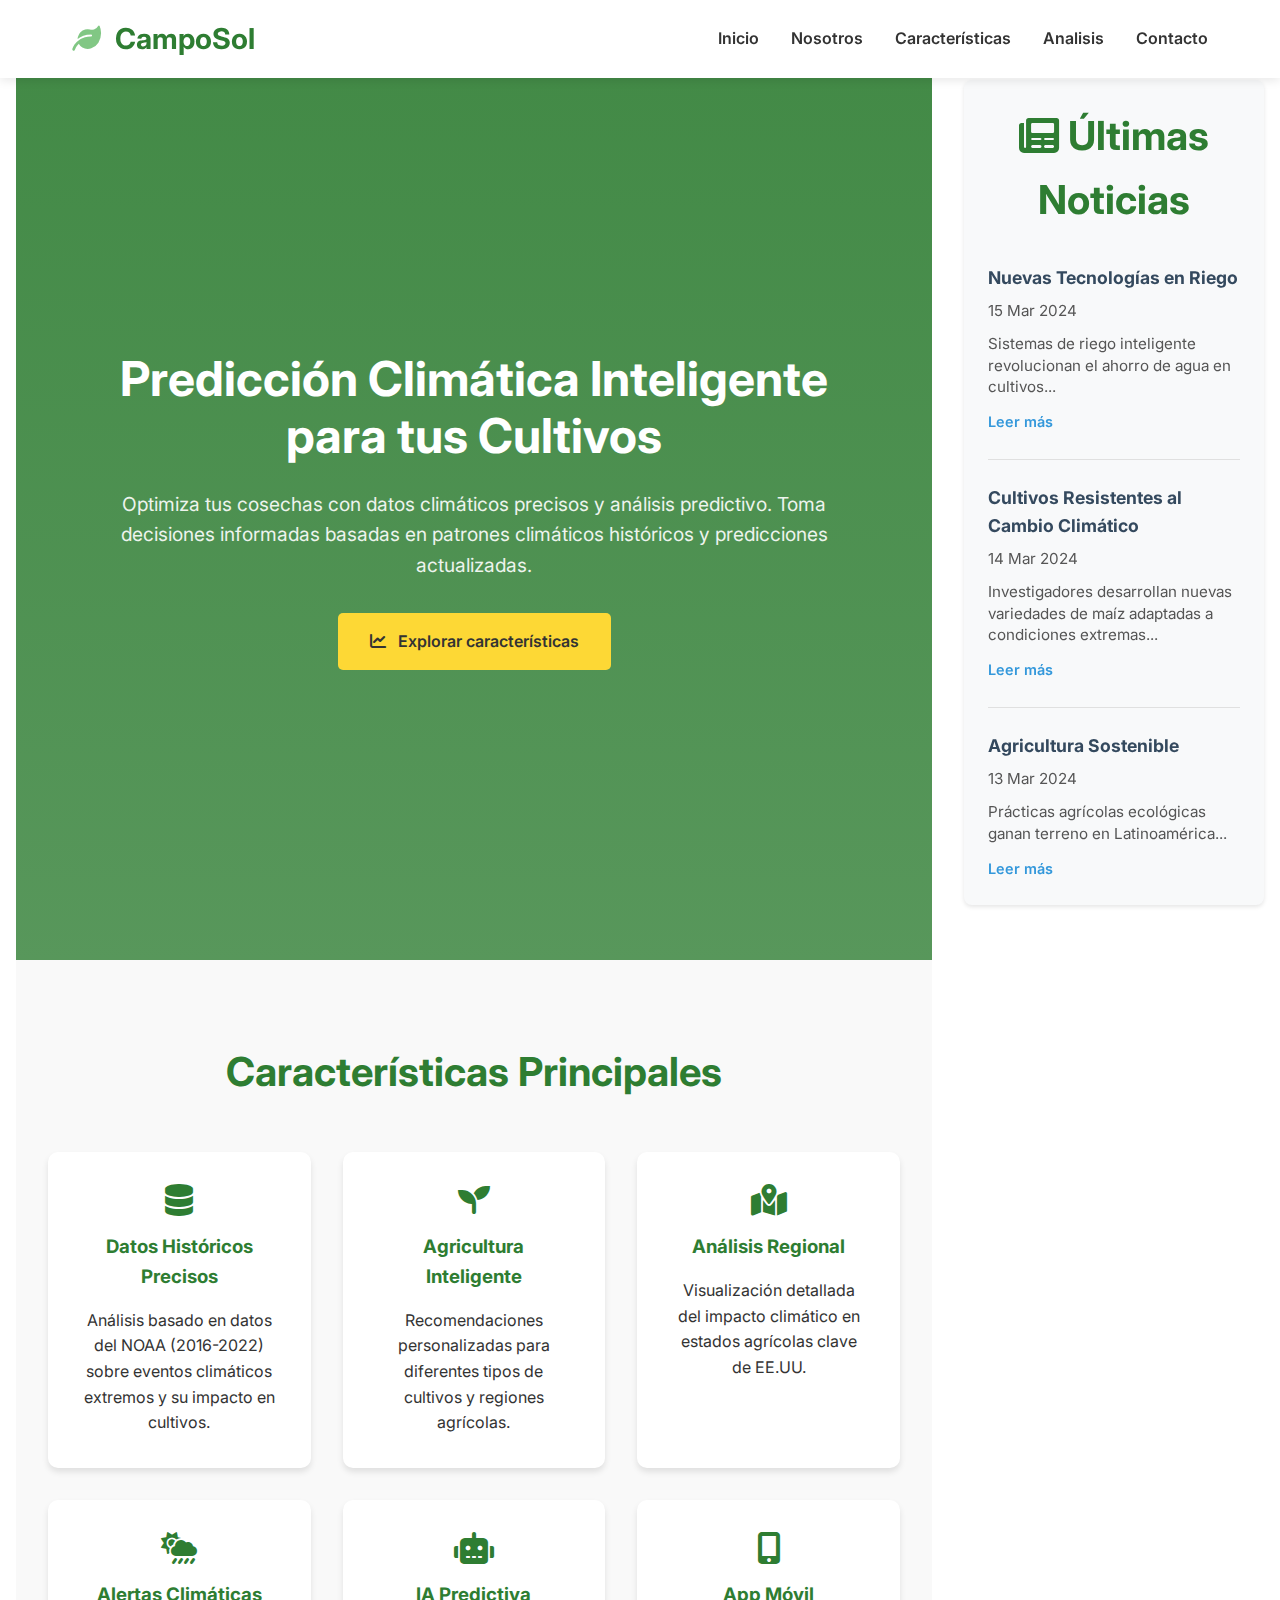
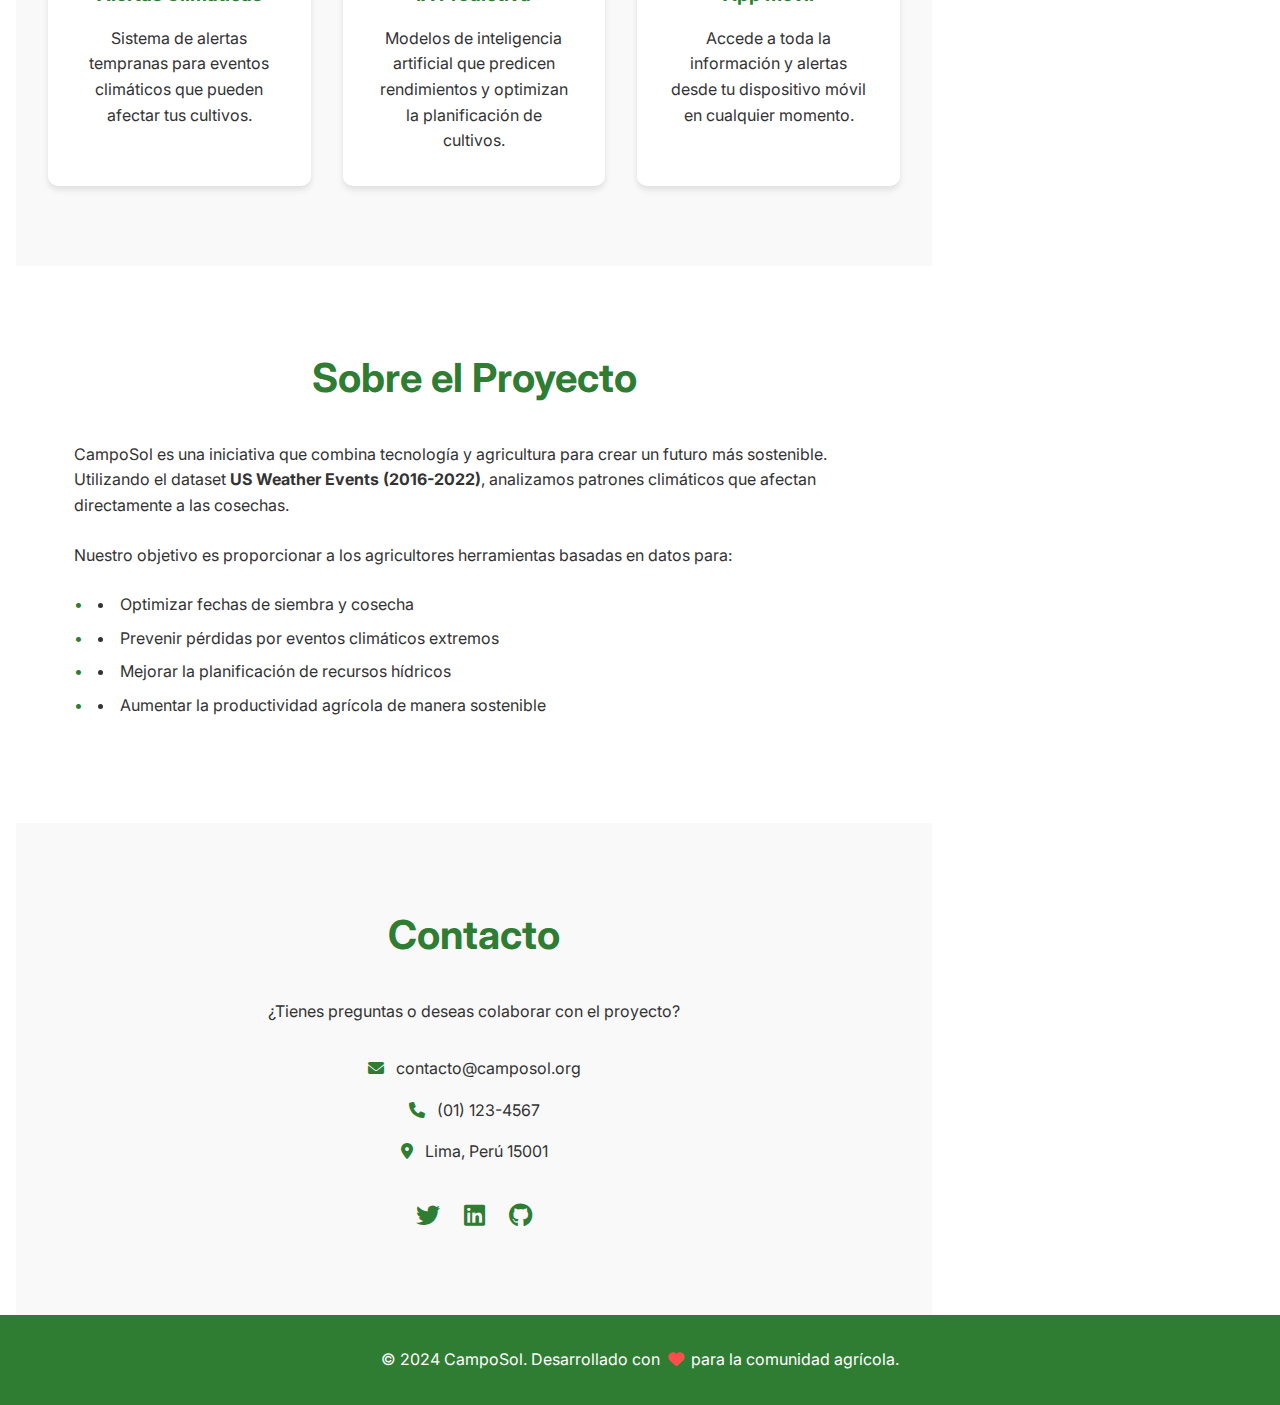
<file: index.html>
<!DOCTYPE html>
<html lang="es">
<head>
  <meta charset="UTF-8" />
  <meta name="viewport" content="width=device-width, initial-scale=1.0"/>
  <title>CampoSol - Predicción Climática para Agricultura</title>
  <link rel="stylesheet" href="styles.css" />
  <link href="https://fonts.googleapis.com/css2?family=Inter:wght@400;600;800&display=swap" rel="stylesheet">
  <link rel="stylesheet" href="https://cdnjs.cloudflare.com/ajax/libs/font-awesome/6.0.0/css/all.min.css">
</head>
<body>
  <!-- ENCABEZADO -->
  <header>
    <div class="container nav-container">
      <h1><i class="fas fa-leaf"></i> CampoSol</h1>
      <nav>
        <ul class="nav-links">
          <li><a href="#inicio">Inicio</a></li>
          <li><a href="nosotros.html">Nosotros</a></li>
          <li><a href="caracteristicas.html">Características</a></li>
          <li><a href="analisis.html">Analisis</a></li>
          <li><a href="contacto.html">Contacto</a></li>
        </ul>
      </nav>
    </div>
  </header>

  <!-- CONTENEDOR PRINCIPAL CON SIDEBAR -->
  <div class="main-container">
    <!-- CONTENIDO PRINCIPAL -->
    <main class="main-content">
      <!-- HERO PRINCIPAL -->
      <section id="inicio" class="hero">
        <div class="container hero-content">
          <h2>Predicción Climática Inteligente para tus Cultivos</h2>
          <p>
            Optimiza tus cosechas con datos climáticos precisos y análisis predictivo.
            Toma decisiones informadas basadas en patrones climáticos históricos y predicciones actualizadas.
          </p>
          <a href="#caracteristicas" class="btn"><i class="fas fa-chart-line"></i> Explorar características</a>
        </div>
      </section>

      <!-- SECCIÓN CARACTERÍSTICAS -->
      <section id="caracteristicas" class="features">
        <div class="container">
          <h2>Características Principales</h2>
          <div class="features-grid">
            <div class="feature-box">
              <i class="fas fa-database fa-2x"></i>
              <h3>Datos Históricos Precisos</h3>
              <p>Análisis basado en datos del NOAA (2016-2022) sobre eventos climáticos extremos y su impacto en cultivos.</p>
            </div>
            <div class="feature-box">
              <i class="fas fa-seedling fa-2x"></i>
              <h3>Agricultura Inteligente</h3>
              <p>Recomendaciones personalizadas para diferentes tipos de cultivos y regiones agrícolas.</p>
            </div>
            <div class="feature-box">
              <i class="fas fa-map-marked-alt fa-2x"></i>
              <h3>Análisis Regional</h3>
              <p>Visualización detallada del impacto climático en estados agrícolas clave de EE.UU.</p>
            </div>
            <div class="feature-box">
              <i class="fas fa-cloud-sun-rain fa-2x"></i>
              <h3>Alertas Climáticas</h3>
              <p>Sistema de alertas tempranas para eventos climáticos que pueden afectar tus cultivos.</p>
            </div>
            <div class="feature-box">
              <i class="fas fa-robot fa-2x"></i>
              <h3>IA Predictiva</h3>
              <p>Modelos de inteligencia artificial que predicen rendimientos y optimizan la planificación de cultivos.</p>
            </div>
            <div class="feature-box">
              <i class="fas fa-mobile-alt fa-2x"></i>
              <h3>App Móvil</h3>
              <p>Accede a toda la información y alertas desde tu dispositivo móvil en cualquier momento.</p>
            </div>
          </div>
        </div>
      </section>

      <!-- SECCIÓN SOBRE EL PROYECTO -->
      <section id="proyecto" class="about">
        <div class="container">
          <h2>Sobre el Proyecto</h2>
          <div class="about-content">
            <p>
              CampoSol es una iniciativa que combina tecnología y agricultura para crear un futuro más sostenible. 
              Utilizando el dataset <strong>US Weather Events (2016-2022)</strong>, analizamos patrones climáticos 
              que afectan directamente a las cosechas.
            </p>
            <p>
              Nuestro objetivo es proporcionar a los agricultores herramientas basadas en datos para:
            </p>
            <ul>
              <li>Optimizar fechas de siembra y cosecha</li>
              <li>Prevenir pérdidas por eventos climáticos extremos</li>
              <li>Mejorar la planificación de recursos hídricos</li>
              <li>Aumentar la productividad agrícola de manera sostenible</li>
            </ul>
          </div>
        </div>
      </section>

      <!-- SECCIÓN CONTACTO -->
      <section id="contacto" class="contact">
        <div class="container">
          <h2>Contacto</h2>
          <p>¿Tienes preguntas o deseas colaborar con el proyecto?</p>
          <div class="contact-info">
            <p><i class="fas fa-envelope"></i> contacto@camposol.org</p>
            <p><i class="fas fa-phone"></i>  (01) 123-4567</p>
            <p><i class="fas fa-map-marker-alt"></i> Lima, Perú 15001</p>
          </div>
          <div class="social-links">
            <a href="#" class="social-link"><i class="fab fa-twitter"></i></a>
            <a href="#" class="social-link"><i class="fab fa-linkedin"></i></a>
            <a href="#" class="social-link"><i class="fab fa-github"></i></a>
          </div>
        </div>
      </section>
    </main>

    <!-- BARRA LATERAL DE NOTICIAS -->
    <aside class="news-sidebar">
      <h2><i class="fas fa-newspaper"></i> Últimas Noticias</h2>
      <div class="news-container">
        <article class="news-item">
          <h3>Nuevas Tecnologías en Riego</h3>
          <p class="news-date">15 Mar 2024</p>
          <p>Sistemas de riego inteligente revolucionan el ahorro de agua en cultivos...</p>
          <a href="#" class="read-more">Leer más</a>
        </article>

        <article class="news-item">
          <h3>Cultivos Resistentes al Cambio Climático</h3>
          <p class="news-date">14 Mar 2024</p>
          <p>Investigadores desarrollan nuevas variedades de maíz adaptadas a condiciones extremas...</p>
          <a href="#" class="read-more">Leer más</a>
        </article>

        <article class="news-item">
          <h3>Agricultura Sostenible</h3>
          <p class="news-date">13 Mar 2024</p>
          <p>Prácticas agrícolas ecológicas ganan terreno en Latinoamérica...</p>
          <a href="#" class="read-more">Leer más</a>
        </article>
      </div>
    </aside>
  </div>

  <!-- FOOTER -->
  <footer>
    <div class="container">
      <p>&copy; 2024 CampoSol. Desarrollado con <i class="fas fa-heart"></i> para la comunidad agrícola.</p>
    </div>
  </footer>

</body>
</html>
</file>
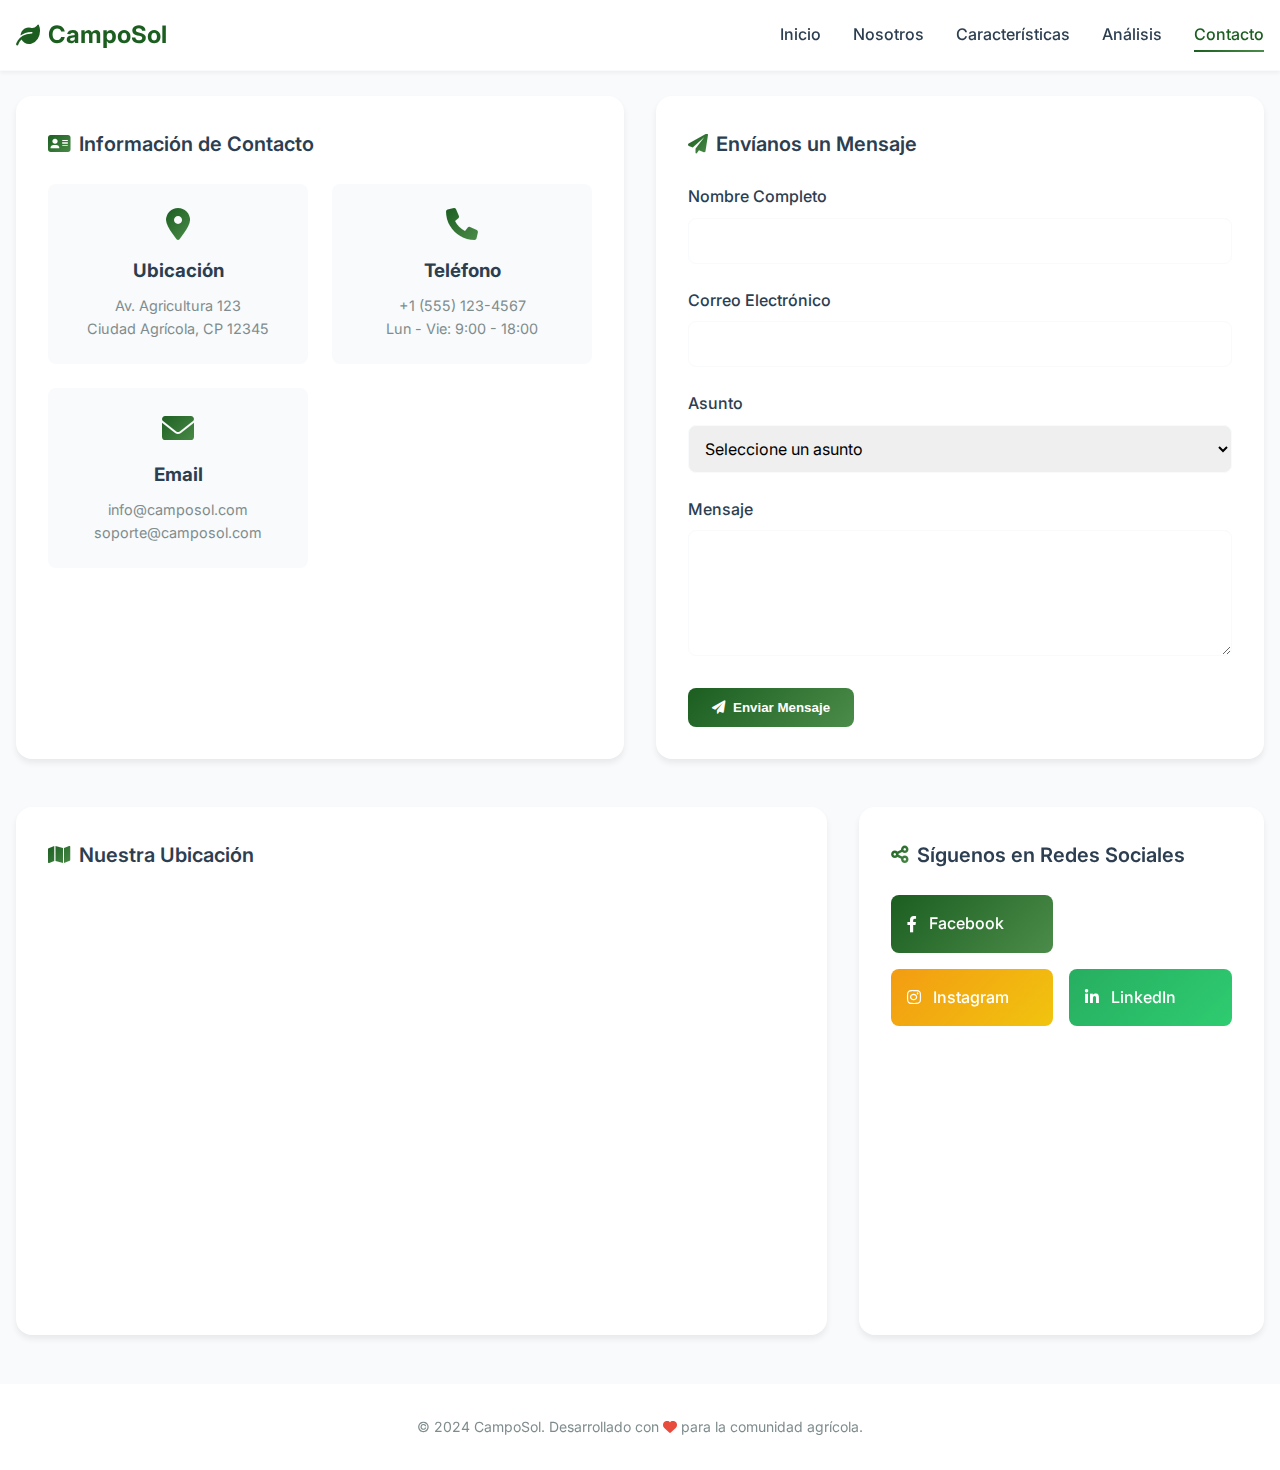
<file: contacto.html>
<!DOCTYPE html>
<html lang="es">
<head>
    <meta charset="UTF-8">
    <meta name="viewport" content="width=device-width, initial-scale=1.0">
    <title>Contacto - CampoSol</title>
    <link href="https://fonts.googleapis.com/css2?family=Inter:wght@400;500;600;700&display=swap" rel="stylesheet">
    <link rel="stylesheet" href="https://cdnjs.cloudflare.com/ajax/libs/font-awesome/6.0.0/css/all.min.css">
    <link rel="stylesheet" href="contacto.css">
</head>
<body>
    <!-- ENCABEZADO -->
    <header>
        <div class="nav-container">
            <h1><i class="fas fa-leaf"></i> CampoSol</h1>
            <nav>
                <ul class="nav-links">
                    <li><a href="index.html">Inicio</a></li>
                    <li><a href="nosotros.html">Nosotros</a></li>
                    <li><a href="caracteristicas.html">Características</a></li>
                    <li><a href="analisis.html">Análisis</a></li>
                    <li><a href="contacto.html" class="active">Contacto</a></li>
                </ul>
            </nav>
        </div>
    </header>

    <main class="contact-main">
        <div class="contact-container">
            <!-- SECCIÓN DE INFORMACIÓN DE CONTACTO -->
            <section class="contact-info-section">
                <h2><i class="fas fa-address-card"></i> Información de Contacto</h2>
                <div class="contact-cards">
                    <div class="contact-card">
                        <i class="fas fa-map-marker-alt"></i>
                        <h3>Ubicación</h3>
                        <p>Av. Agricultura 123</p>
                        <p>Ciudad Agrícola, CP 12345</p>
                    </div>
                    <div class="contact-card">
                        <i class="fas fa-phone"></i>
                        <h3>Teléfono</h3>
                        <p>+1 (555) 123-4567</p>
                        <p>Lun - Vie: 9:00 - 18:00</p>
                    </div>
                    <div class="contact-card">
                        <i class="fas fa-envelope"></i>
                        <h3>Email</h3>
                        <p>info@camposol.com</p>
                        <p>soporte@camposol.com</p>
                    </div>
                </div>
            </section>

            <!-- SECCIÓN DE FORMULARIO -->
            <section class="contact-form-section">
                <h2><i class="fas fa-paper-plane"></i> Envíanos un Mensaje</h2>
                <form id="contactForm" class="contact-form">
                    <div class="form-group">
                        <label for="nombre">Nombre Completo</label>
                        <input type="text" id="nombre" name="nombre" required>
                    </div>
                    <div class="form-group">
                        <label for="email">Correo Electrónico</label>
                        <input type="email" id="email" name="email" required>
                    </div>
                    <div class="form-group">
                        <label for="asunto">Asunto</label>
                        <select id="asunto" name="asunto" required>
                            <option value="">Seleccione un asunto</option>
                            <option value="soporte">Soporte Técnico</option>
                            <option value="ventas">Información de Ventas</option>
                            <option value="consulta">Consulta General</option>
                            <option value="otro">Otro</option>
                        </select>
                    </div>
                    <div class="form-group">
                        <label for="mensaje">Mensaje</label>
                        <textarea id="mensaje" name="mensaje" rows="5" required></textarea>
                    </div>
                    <button type="submit" class="submit-btn">
                        <i class="fas fa-paper-plane"></i> Enviar Mensaje
                    </button>
                </form>
            </section>
        </div>

        <!-- SECCIÓN DE MAPA Y REDES SOCIALES -->
        <section class="map-social-section">
            <div class="map-container">
                <h2><i class="fas fa-map"></i> Nuestra Ubicación</h2>
                <div class="map-frame">
                    <iframe 
                        src="https://www.google.com/maps/embed?pb=!1m18!1m12!1m3!1d3501.1635669088283!2d-101.1234567!3d28.6543219!2m3!1f0!2f0!3f0!3m2!1i1024!2i768!4f13.1!3m3!1m2!1s0x0%3A0x0!2zMjjCsDM5JzE1LjYiTiAxMDHCsDA3JzI0LjQiVw!5e0!3m2!1ses!2sus!4v1234567890"
                        width="100%" 
                        height="400" 
                        style="border:0;" 
                        allowfullscreen="" 
                        loading="lazy">
                    </iframe>
                </div>
            </div>
            <div class="social-container">
                <h2><i class="fas fa-share-alt"></i> Síguenos en Redes Sociales</h2>
                <div class="social-links">
                    <a href="#" class="social-link facebook">
                        <i class="fab fa-facebook-f"></i>
                        <span>Facebook</span>
                    </a>
                    <a href="#" class="social-link twitter">
                        <i class="fab fa-twitter"></i>
                        <span>Twitter</span>
                    </a>
                    <a href="#" class="social-link instagram">
                        <i class="fab fa-instagram"></i>
                        <span>Instagram</span>
                    </a>
                    <a href="#" class="social-link linkedin">
                        <i class="fab fa-linkedin-in"></i>
                        <span>LinkedIn</span>
                    </a>
                </div>
            </div>
        </section>
    </main>

    <!-- FOOTER -->
    <footer>
        <div class="container">
            <p>&copy; 2024 CampoSol. Desarrollado con <i class="fas fa-heart"></i> para la comunidad agrícola.</p>
        </div>
    </footer>

    <script>
        // Validación simple del formulario
        document.getElementById('contactForm').addEventListener('submit', function(e) {
            e.preventDefault();
            // Aquí iría la lógica de envío del formulario
            alert('¡Gracias por tu mensaje! Te contactaremos pronto.');
            this.reset();
        });
    </script>
</body>
</html>
</file>
<file: styles.css>
/* Variables globales */
:root {
  --color-primary: #2E7D32;
  --color-secondary: #81C784;
  --color-accent: #FDD835;
  --color-text: #333;
  --color-background: #FFFFFF;
  --font-main: 'Inter', sans-serif;
  --sidebar-width: 350px;
}

/* Estilos generales */
* {
  margin: 0;
  padding: 0;
  box-sizing: border-box;
}

body {
  font-family: var(--font-main);
  line-height: 1.6;
  color: var(--color-text);
}

.container {
  max-width: 1200px;
  margin: 0 auto;
  padding: 0 2rem;
}

h2 {
  font-size: 2.5rem;
  margin-bottom: 2rem;
  color: var(--color-primary);
  text-align: center;
}

/* Header */
header {
  background-color: var(--color-background);
  box-shadow: 0 2px 10px rgba(0,0,0,0.1);
  position: fixed;
  width: 100%;
  top: 0;
  z-index: 1000;
}

.nav-container {
  display: flex;
  justify-content: space-between;
  align-items: center;
  padding: 1rem 2rem;
}

.nav-container h1 {
  font-size: 1.8rem;
  color: var(--color-primary);
}

.nav-container h1 i {
  margin-right: 0.5rem;
  color: var(--color-secondary);
}

.nav-links {
  display: flex;
  list-style: none;
  gap: 2rem;
}

.nav-links a {
  text-decoration: none;
  color: var(--color-text);
  font-weight: 600;
  transition: color 0.3s ease;
}

.nav-links a:hover {
  color: var(--color-primary);
}

/* Hero section */
.hero {
  background: linear-gradient(rgba(46, 125, 50, 0.9), rgba(46, 125, 50, 0.8)),
              url('https://images.unsplash.com/photo-1464226184884-fa280b87c399?ixlib=rb-4.0.3') center/cover;
  min-height: 100vh;
  display: flex;
  align-items: center;
  color: white;
  padding: 6rem 0;
  margin-top: 60px;
  width: 100%;
}

.hero-content {
  text-align: center;
  max-width: 800px;
}

.hero h2 {
  font-size: 3rem;
  margin-bottom: 1.5rem;
  line-height: 1.2;
  color: white;
}

.hero p {
  font-size: 1.2rem;
  margin-bottom: 2rem;
  opacity: 0.9;
}

/* Botones */
.btn {
  display: inline-block;
  padding: 1rem 2rem;
  background-color: var(--color-accent);
  color: var(--color-text);
  text-decoration: none;
  border-radius: 5px;
  font-weight: 600;
  transition: transform 0.3s ease, box-shadow 0.3s ease;
}

.btn i {
  margin-right: 0.5rem;
}

.btn:hover {
  transform: translateY(-2px);
  box-shadow: 0 4px 12px rgba(0,0,0,0.15);
}

/* Features section */
.features {
  padding: 5rem 0;
  background-color: #f9f9f9;
  width: 100%;
}

.features-grid {
  display: grid;
  grid-template-columns: repeat(auto-fit, minmax(250px, 1fr));
  gap: 2rem;
  margin-top: 3rem;
}

.feature-box {
  background: white;
  padding: 2rem;
  border-radius: 10px;
  box-shadow: 0 4px 6px rgba(0,0,0,0.1);
  transition: transform 0.3s ease;
  text-align: center;
}

.feature-box:hover {
  transform: translateY(-5px);
}

.feature-box i {
  color: var(--color-primary);
  margin-bottom: 1rem;
}

.feature-box h3 {
  color: var(--color-primary);
  margin-bottom: 1rem;
}

/* About section */
.about {
  padding: 5rem 0;
}

.about-content {
  max-width: 800px;
  margin: 0 auto;
}

.about-content p {
  margin-bottom: 1.5rem;
}

.about-content ul {
  list-style-position: inside;
  margin-bottom: 1.5rem;
}

.about-content li {
  margin-bottom: 0.5rem;
  padding-left: 1.5rem;
  position: relative;
}

.about-content li::before {
  content: "•";
  color: var(--color-primary);
  position: absolute;
  left: 0;
}

/* Contact section */
.contact {
  padding: 5rem 0;
  background-color: #f9f9f9;
  text-align: center;
}

.contact-info {
  margin: 2rem 0;
}

.contact-info p {
  margin-bottom: 1rem;
}

.contact-info i {
  color: var(--color-primary);
  margin-right: 0.5rem;
}

.social-links {
  display: flex;
  justify-content: center;
  gap: 1.5rem;
  margin-top: 2rem;
}

.social-link {
  color: var(--color-primary);
  font-size: 1.5rem;
  transition: transform 0.3s ease;
}

.social-link:hover {
  transform: translateY(-3px);
}

/* Footer */
footer {
  background-color: var(--color-primary);
  color: white;
  padding: 2rem 0;
  text-align: center;
}

footer i {
  color: #ff4d4d;
  margin: 0 0.2rem;
}

/* Responsive design */
@media (max-width: 768px) {
  .nav-container {
    flex-direction: column;
    text-align: center;
  }
  
  .nav-links {
    margin-top: 1rem;
    flex-direction: column;
    gap: 1rem;
  }
  
  .hero h2 {
    font-size: 2rem;
  }
  
  .features-grid {
    grid-template-columns: 1fr;
  }

  h2 {
    font-size: 2rem;
  }

  .about-content {
    padding: 0 1rem;
  }
}

/* Animaciones */
@keyframes fadeIn {
  from {
    opacity: 0;
    transform: translateY(20px);
  }
  to {
    opacity: 1;
    transform: translateY(0);
  }
}

.feature-box, .hero-content, .about-content {
  animation: fadeIn 0.8s ease-out forwards;
}

/* Layout Principal */
.main-layout {
  display: flex;
  gap: 2rem;
  max-width: 1500px;
  margin: 0 auto;
  padding: 0 2rem;
}

.main-content {
  flex: 1;
  min-width: 0; /* Evita que el contenido se desborde */
}

/* Barra lateral de noticias */
.news-sidebar {
  width: 300px;
  padding: 1.5rem;
  background-color: #f8f9fa;
  border-radius: 8px;
  box-shadow: 0 2px 4px rgba(0, 0, 0, 0.1);
  margin-top: 5rem; /* Alineado con la sección de características */
  height: fit-content;
  position: sticky;
  top: 80px;
}

.news-sidebar h3 {
  color: var(--color-primary);
  font-size: 1.5rem;
  margin-bottom: 1.5rem;
  display: flex;
  align-items: center;
  gap: 0.5rem;
}

.news-card {
  background: white;
  border-radius: 10px;
  overflow: hidden;
  box-shadow: 0 2px 8px rgba(0,0,0,0.1);
  margin-bottom: 1.5rem;
  transition: transform 0.3s ease;
}

.news-card:hover {
  transform: translateY(-5px);
}

.news-card img {
  width: 100%;
  height: 150px;
  object-fit: cover;
}

.news-content {
  padding: 1rem;
}

.news-content h4 {
  color: var(--color-text);
  font-size: 1.1rem;
  margin-bottom: 0.5rem;
  line-height: 1.4;
}

.news-content p {
  color: #666;
  font-size: 0.9rem;
  margin-bottom: 0.5rem;
}

.news-date {
  color: #888;
  font-size: 0.8rem;
  display: flex;
  align-items: center;
  gap: 0.3rem;
}

/* Ajustes responsive */
@media (max-width: 1200px) {
  .main-layout {
    flex-direction: column;
  }

  .news-sidebar {
    width: 100%;
    height: auto;
    margin-top: 1rem;
    position: static;
  }

  .news-card {
    max-width: 600px;
    margin-left: auto;
    margin-right: auto;
  }
}

/* Contenedor Principal con Sidebar */
.main-container {
  display: flex;
  gap: 2rem;
  max-width: 1400px;
  margin: 0 auto;
  padding: 0 1rem;
}

.main-content {
  flex: 1;
  min-width: 0;
}

.news-container {
  display: flex;
  flex-direction: column;
  gap: 1.5rem;
}

.news-item {
  padding-bottom: 1.5rem;
  border-bottom: 1px solid #e0e0e0;
}

.news-item:last-child {
  border-bottom: none;
  padding-bottom: 0;
}

.news-item h3 {
  font-size: 1.1rem;
  color: #34495e;
  margin-bottom: 0.5rem;
}

.news-date {
  font-size: 0.9rem;
  color: #666;
  margin-bottom: 0.5rem;
}

.news-item p {
  font-size: 0.95rem;
  color: #555;
  line-height: 1.4;
  margin-bottom: 0.75rem;
}

.read-more {
  display: inline-block;
  color: #3498db;
  text-decoration: none;
  font-size: 0.9rem;
  font-weight: 600;
  transition: color 0.3s ease;
}

.read-more:hover {
  color: #2980b9;
}

/* Media Query para dispositivos móviles */
@media (max-width: 992px) {
  .main-container {
    flex-direction: column;
  }

  .news-sidebar {
    width: 100%;
    margin-top: 1rem;
    position: static;
  }

  .features-grid {
    grid-template-columns: repeat(auto-fit, minmax(280px, 1fr));
  }
}
</file>
<file: contacto.css>
/* Variables globales */
:root {
    --color-primary: #1b5e20;
    --color-primary-light: #4c8c4a;
    --color-secondary: #81c784;
    --color-warning: #f39c12;
    --color-danger: #e74c3c;
    --color-info: #3498db;
    --color-success: #2ecc71;
    --color-text: #2c3e50;
    --color-text-light: #7f8c8d;
    --color-background: #f8fafc;
    --color-white: #ffffff;
    --color-card-bg: #ffffff;
    --color-sidebar-bg: #f4f6f8;
    --gradient-primary: linear-gradient(135deg, var(--color-primary), var(--color-primary-light));
    --gradient-success: linear-gradient(135deg, #27ae60, #2ecc71);
    --gradient-warning: linear-gradient(135deg, #f39c12, #f1c40f);
    --gradient-danger: linear-gradient(135deg, #e74c3c, #c0392b);
    --shadow-sm: 0 2px 4px rgba(0,0,0,0.05);
    --shadow-md: 0 4px 6px rgba(0,0,0,0.07);
    --shadow-lg: 0 10px 15px rgba(0,0,0,0.1);
    --shadow-hover: 0 8px 12px rgba(0,0,0,0.15);
    --border-radius-sm: 8px;
    --border-radius-md: 12px;
    --border-radius-lg: 16px;
    --transition-normal: all 0.3s ease;
    --font-sans: 'Inter', system-ui, -apple-system, sans-serif;
}

/* Reset y estilos base */
* {
    margin: 0;
    padding: 0;
    box-sizing: border-box;
}

body {
    font-family: var(--font-sans);
    background-color: var(--color-background);
    color: var(--color-text);
    line-height: 1.6;
}

/* Header y navegación */
header {
    background: var(--color-white);
    box-shadow: var(--shadow-sm);
    position: fixed;
    width: 100%;
    top: 0;
    z-index: 50;
    border-bottom: 1px solid var(--color-background);
}

.nav-container {
    max-width: 1280px;
    margin: 0 auto;
    padding: 1rem;
    display: flex;
    justify-content: space-between;
    align-items: center;
}

.nav-container h1 {
    font-size: 1.5rem;
    font-weight: 700;
    color: var(--color-primary);
    display: flex;
    align-items: center;
    gap: 0.5rem;
}

.nav-links {
    display: flex;
    gap: 2rem;
    list-style: none;
}

.nav-links a {
    text-decoration: none;
    color: var(--color-text);
    font-weight: 500;
    padding: 0.5rem 0;
    transition: var(--transition-normal);
    position: relative;
}

.nav-links a:hover,
.nav-links a.active {
    color: var(--color-primary);
}

.nav-links a::after {
    content: '';
    position: absolute;
    bottom: 0;
    left: 0;
    width: 0;
    height: 2px;
    background: var(--gradient-primary);
    transition: var(--transition-normal);
}

.nav-links a:hover::after,
.nav-links a.active::after {
    width: 100%;
}

/* Contenedor principal */
.contact-main {
    max-width: 1280px;
    margin: 6rem auto 2rem;
    padding: 0 1rem;
}

.contact-container {
    display: grid;
    grid-template-columns: 1fr 1fr;
    gap: 2rem;
    margin-bottom: 3rem;
}

/* Sección de información de contacto */
.contact-info-section {
    background: var(--color-card-bg);
    padding: 2rem;
    border-radius: var(--border-radius-lg);
    box-shadow: var(--shadow-md);
}

.contact-cards {
    display: grid;
    grid-template-columns: repeat(auto-fit, minmax(200px, 1fr));
    gap: 1.5rem;
    margin-top: 1.5rem;
}

.contact-card {
    background: var(--color-background);
    padding: 1.5rem;
    border-radius: var(--border-radius-sm);
    text-align: center;
    transition: var(--transition-normal);
}

.contact-card:hover {
    transform: translateY(-5px);
    box-shadow: var(--shadow-hover);
}

.contact-card i {
    font-size: 2rem;
    background: var(--gradient-primary);
    -webkit-background-clip: text;
    -webkit-text-fill-color: transparent;
    margin-bottom: 1rem;
}

.contact-card h3 {
    color: var(--color-text);
    margin-bottom: 0.5rem;
}

.contact-card p {
    color: var(--color-text-light);
    font-size: 0.9rem;
}

/* Sección de formulario */
.contact-form-section {
    background: var(--color-card-bg);
    padding: 2rem;
    border-radius: var(--border-radius-lg);
    box-shadow: var(--shadow-md);
}

.contact-form {
    margin-top: 1.5rem;
}

.form-group {
    margin-bottom: 1.5rem;
}

.form-group label {
    display: block;
    margin-bottom: 0.5rem;
    color: var(--color-text);
    font-weight: 500;
}

.form-group input,
.form-group select,
.form-group textarea {
    width: 100%;
    padding: 0.75rem;
    border: 1px solid var(--color-background);
    border-radius: var(--border-radius-sm);
    font-family: var(--font-sans);
    font-size: 1rem;
    transition: var(--transition-normal);
}

.form-group input:focus,
.form-group select:focus,
.form-group textarea:focus {
    outline: none;
    border-color: var(--color-primary);
    box-shadow: 0 0 0 3px rgba(27, 94, 32, 0.1);
}

.submit-btn {
    background: var(--gradient-primary);
    color: white;
    border: none;
    padding: 0.75rem 1.5rem;
    border-radius: var(--border-radius-sm);
    font-weight: 600;
    cursor: pointer;
    display: inline-flex;
    align-items: center;
    gap: 0.5rem;
    transition: var(--transition-normal);
}

.submit-btn:hover {
    transform: translateY(-2px);
    box-shadow: var(--shadow-hover);
}

/* Sección de mapa y redes sociales */
.map-social-section {
    display: grid;
    grid-template-columns: 2fr 1fr;
    gap: 2rem;
    margin-bottom: 3rem;
}

.map-container,
.social-container {
    background: var(--color-card-bg);
    padding: 2rem;
    border-radius: var(--border-radius-lg);
    box-shadow: var(--shadow-md);
}

.map-frame {
    margin-top: 1.5rem;
    border-radius: var(--border-radius-sm);
    overflow: hidden;
}

.social-links {
    display: grid;
    grid-template-columns: repeat(2, 1fr);
    gap: 1rem;
    margin-top: 1.5rem;
}

.social-link {
    display: flex;
    align-items: center;
    gap: 0.75rem;
    padding: 1rem;
    border-radius: var(--border-radius-sm);
    text-decoration: none;
    color: white;
    font-weight: 500;
    transition: var(--transition-normal);
}

.social-link:hover {
    transform: translateY(-2px);
    box-shadow: var(--shadow-hover);
}

.social-link.facebook {
    background: var(--gradient-primary);
}

.social-link.twitter {
    background: var(--gradient-info);
}

.social-link.instagram {
    background: var(--gradient-warning);
}

.social-link.linkedin {
    background: var(--gradient-success);
}

/* Encabezados de sección */
section h2 {
    color: var(--color-text);
    font-size: 1.25rem;
    font-weight: 600;
    display: flex;
    align-items: center;
    gap: 0.5rem;
}

section h2 i {
    background: var(--gradient-primary);
    -webkit-background-clip: text;
    -webkit-text-fill-color: transparent;
}

/* Footer */
footer {
    background: var(--color-white);
    border-top: 1px solid var(--color-background);
    padding: 2rem 0;
    text-align: center;
}

footer p {
    color: var(--color-text-light);
    font-size: 0.875rem;
}

footer i {
    color: var(--color-danger);
}

/* Media queries */
@media (max-width: 1024px) {
    .contact-container,
    .map-social-section {
        grid-template-columns: 1fr;
    }
}

@media (max-width: 768px) {
    .nav-container {
        flex-direction: column;
        gap: 1rem;
    }

    .nav-links {
        flex-direction: column;
        align-items: center;
        gap: 1rem;
    }

    .contact-main {
        margin-top: 8rem;
    }

    .social-links {
        grid-template-columns: 1fr;
    }
}

/* Scrollbar personalizada */
::-webkit-scrollbar {
    width: 8px;
}

::-webkit-scrollbar-track {
    background: var(--color-background);
}

::-webkit-scrollbar-thumb {
    background: var(--color-text-light);
    border-radius: 4px;
}

::-webkit-scrollbar-thumb:hover {
    background: var(--color-text);
}
</file>
